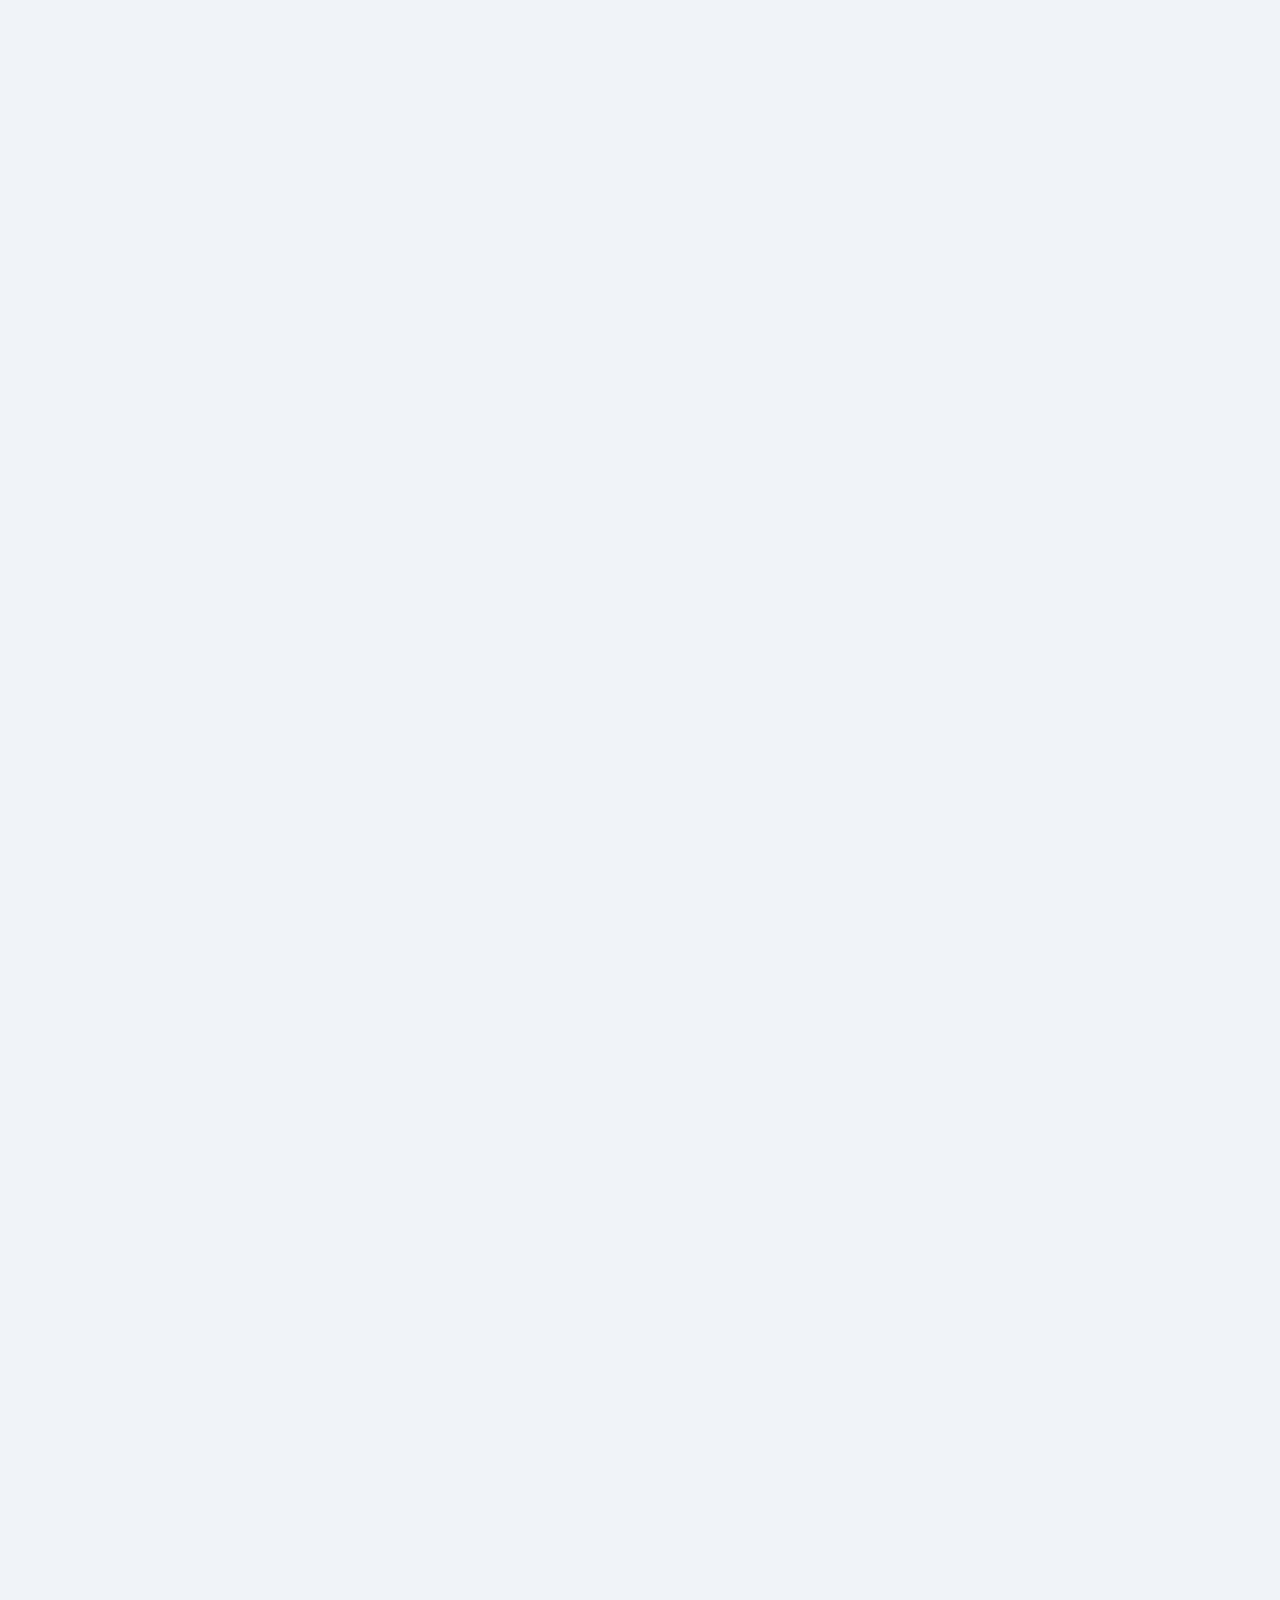
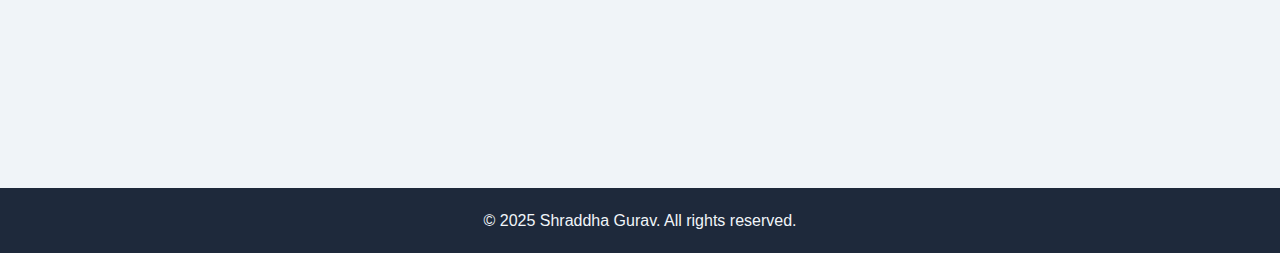
<file: index.html>
<!DOCTYPE html>
<html lang="en">
  <meta name="viewport" content="width=device-width, initial-scale=1.0">

  <title>Shraddha Gurav | AI/ML Portfolio</title>
<link rel="icon" type="image/x-icon" href="favicon.ico">

<style>
<div style="background: white; padding: 20px; border-radius: 12px; box-shadow: 0 8px 24px rgba(0, 0, 0, 0.05); transition: transform 0.3s ease;">
div:hover {
  transform: translateY(-4px);
}

  
section {
  opacity: 0;
  transform: translateY(30px);
  animation: fadeInUp 0.6s ease-out forwards;
}

@keyframes fadeInUp {
  to {
    opacity: 1;
    transform: translateY(0);
  }
}

  
  @import url('https://fonts.googleapis.com/css2?family=Inter:wght@400;600&display=swap');
html {
  scroll-behavior: smooth;
}

  html {
    scroll-behavior: smooth;
  }

 body {
  font-family: 'Inter', sans-serif;
  background: #f0f4f8;
  margin: 0;
  padding: 0;
  line-height: 1.6;
  color: #1e293b; /* dark slate text */
}

header {
  background: #1e293b;
  color: #f8fafc;
  padding: 30px 20px;
  text-align: center;
}


 <section style="padding: 60px 20px; background: linear-gradient(to right, #4f46e5, #3b82f6); color: white; text-align: center;">
  <h2 style="font-size: 36px;">Hi, I'm Shraddha Gurav 👩‍💻</h2>
  <p style="font-size: 18px; max-width: 700px; margin: 20px auto;">AI/ML Developer • Android Enthusiast • Cybersecurity Learner • Passionate about building smart, impactful digital solutions that solve real-world problems.</p>
  <a href="#projects">
    <button style="background:white; color:#3b82f6; border:none; padding:12px 20px; border-radius:8px; font-weight:bold; margin-top:20px;">See My Work</button>
  </a>
</section>

  nav a {
    color: white;
    margin: 0 15px;
    text-decoration: none;
    font-weight: bold;
    transition: color 0.3s ease;
  }

  nav a:hover,
  nav a.active {
    color: #00ffff;
    text-decoration: underline;
  }

  a {
    color: #555555;
  }

  button {
  background-color: #3b82f6;
  color: white;
  padding: 12px 28px;
  border: none;
  border-radius: 8px;
  cursor: pointer;
  font-size: 16px;
  font-weight: 600;
  transition: background 0.3s, transform 0.3s;
}

button:hover {
  background-color: #2563eb;
  transform: scale(1.05);
}


  @media screen and (max-width: 768px) {
  section {
    padding: 20px;
    margin: 20px auto;
  }

  header h1 {
    font-size: 24px;
  }

  nav a {
    display: inline-block;
    margin: 10px;
    font-size: 14px;
  }

  button {
  background-color: #3b82f6;
  color: white;
  padding: 12px 28px;
  border: none;
  border-radius: 8px;
  cursor: pointer;
  font-size: 16px;
  font-weight: 600;
  transition: background 0.3s, transform 0.3s;
}

button:hover {
  background-color: #2563eb;
  transform: scale(1.05);
}

}

</style>

<body>

  <!-- HERO SECTION -->
<section style="padding: 60px 20px; background: linear-gradient(to right, #4f46e5, #3b82f6); color: white; text-align: center;">
  <h2 style="font-size: 36px;">Hi, I'm Shraddha Gurav 👩‍💻</h2>
  <p style="font-size: 18px; max-width: 700px; margin: 20px auto;">
    AI/ML Engineer • Android & Web Developer • Cybersecurity Enthusiast • AWS Certified • Passionate about building innovative, ethical, and impactful tech.
  </p>
  <a href="#projects">
    <button style="background:white; color:#3b82f6; border:none; padding:12px 20px; border-radius:8px; font-weight:bold; margin-top:20px;">Explore My Work</button>
  </a>
</section>

<!-- ABOUT -->
<section id="about">
  <h2>About Me</h2>
  <p>
    I'm a Computer Science Engineering graduate (AI & ML specialization) with strong technical knowledge in full-stack development, data science, and cloud computing. I enjoy solving real-world problems through innovative digital solutions and continuously seek to improve my skill set through hands-on projects and certifications.
  </p>
</section>

<!-- SKILLS -->
<section id="skills">
  <h2>Skills</h2>
  <ul>
    <li><strong>Programming:</strong> Python, Java, HTML, CSS, JavaScript, C/C++</li>
    <li><strong>Frameworks & Tools:</strong> Firebase, Git, Bootstrap, Android Studio, VS Code, Power BI</li>
    <li><strong>Cloud & Data:</strong> AWS (Data Engineering), MySQL, Google Maps API</li>
    <li><strong>Soft Skills:</strong> Teamwork, Communication, Problem-Solving, Leadership</li>
  </ul>
</section>

<!-- PROJECTS -->
<section id="projects">
  <h2>Projects</h2>

  <div class="project-card">
    <h3>🔍 Fraud Payment Detection Search Engine</h3>
    <p>
      Built using Python and Machine Learning. Supports multilingual dataset uploads, anomaly detection, and result preview. Presented at national conference.
    </p>
    <a href="https://github.com/shraddha-gurav-ai/fraud-detection" target="_blank">🔗 GitHub</a>
  </div>

  <div class="project-card">
    <h3>📱 Aahar Donation Android App</h3>
    <p>
      Real-time food donation Android app built with Firebase & Google Maps API. Connects donors and NGOs with live location tracking and status updates.
    </p>
    <a href="https://github.com/shraddha-gurav-ai/aahar-app" target="_blank">🔗 GitHub</a>
  </div>

  <div class="project-card">
    <h3>🗳️ Online Voting System</h3>
    <p>
      Secure online voting platform using PHP & MySQL. Includes login validation, one-vote authentication, and real-time result display.
    </p>
    <a href="https://github.com/shraddha-gurav-ai/online-voting" target="_blank">🔗 GitHub</a>
  </div>
</section>

<!-- CERTIFICATIONS -->
<section id="certifications">
  <h2>Certifications</h2>
  <ul>
    <li>📜 AWS Academy Graduate – Data Engineering (Dec 2024)</li>
    <li>🔐 CyberShikshaa for Educators – Microsoft & ICT Academy (Feb 2025)</li>
    <li>🎓 Soft Skills Training – TCS iON (Jul 2023)</li>
    <li>💡 AI-ML Virtual Internship – AWS & EduSkills</li>
    <li>🛡️ Google Cybersecurity & Safe Practices Workshop</li>
  </ul>
</section>

<!-- RESUME -->
<section id="resume">
  <h2>📄 Download My Resume</h2>
  <a href="ShraddhaGurav_Resume.pdf" download>
    <button>📄 Download Resume</button>
  </a>
</section>

<!-- CONTACT -->
<section id="contact">
  <h2>Contact</h2>
  <p>📍 Mumbai, Maharashtra, India</p>
  <p>📧 Email: <a href="mailto:officialshraddhagurav@gmail.com">officialshraddhagurav@gmail.com</a></p>
  <p>🔗 LinkedIn: <a href="https://www.linkedin.com/in/shraddha-gurav-090979373" target="_blank">linkedin.com/in/shraddha-gurav</a></p>
  <p>💻 GitHub: <a href="https://github.com/shraddha-gurav-ai" target="_blank">github.com/shraddha-gurav-ai</a></p>
  <p>🌐 Portfolio: <a href="https://shraddha-gurav-ai.github.io" target="_blank">shraddha-gurav-ai.github.io</a></p>
</section>


 <footer style="text-align:center; background:#1e293b; color:#f1f5f9; padding:20px; margin-top:40px;">

  © 2025 Shraddha Gurav. All rights reserved.
</footer>

</body>
</html>
</file>
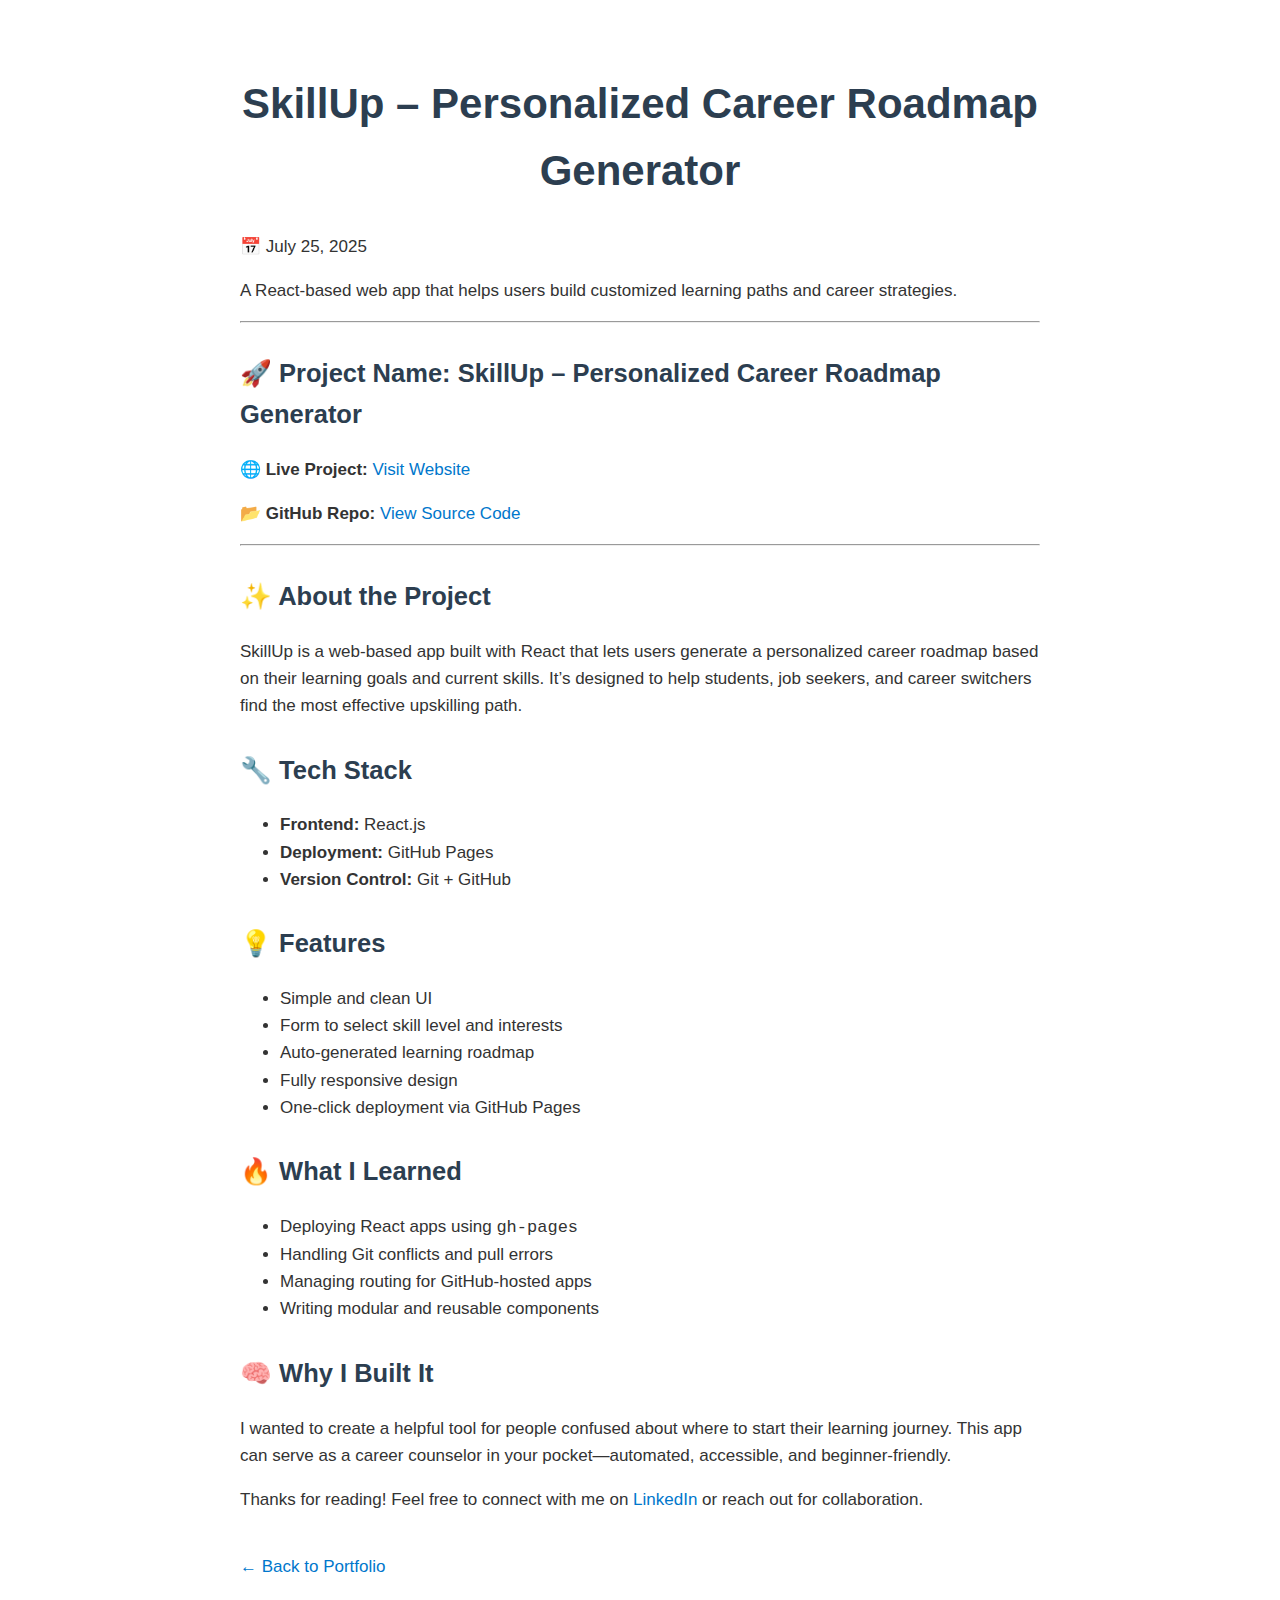
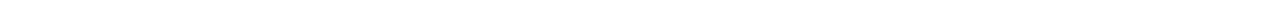
<file: blog/skillup-roadmap-generator.html>
<!DOCTYPE html>
<html lang="en">
<head>
  <meta charset="UTF-8" />
  <meta name="viewport" content="width=device-width, initial-scale=1.0" />
  <title>SkillUp – Personalized Career Roadmap Generator</title>
 <link rel="stylesheet" href="blog.css" />

  <style>
    body {
      font-family: 'Georgia', sans-serif;
      padding: 40px;
      line-height: 1.6;
      background-color: #fff;
      color: #333;
      max-width: 800px;
      margin: auto;
    }
    h1, h2, h3 {
      color: #2c3e50;
    }
    a {
      color: #0077cc;
      text-decoration: none;
    }
    a:hover {
      text-decoration: underline;
    }
    .back-link {
      margin-top: 40px;
      display: block;
    }
  </style>
</head>
<body>

  <body>

  <div class="blog-header">
    <h1>SkillUp – Personalized Career Roadmap Generator</h1>
    <p class="blog-meta">📅 July 25, 2025</p>
    <p class="blog-description">A React-based web app that helps users build customized learning paths and career strategies.</p>
  </div>
  <hr>

  <h2>🚀 Project Name: SkillUp – Personalized Career Roadmap Generator</h2>

  <p>🌐 <strong>Live Project:</strong> <a href="https://shraddha-gurav-ai.github.io/skillup-roadmap-generator/" target="_blank">Visit Website</a></p>
  <p>📂 <strong>GitHub Repo:</strong> <a href="https://github.com/shraddha-gurav-ai/skillup-roadmap-generator" target="_blank">View Source Code</a></p>

  <hr />

  <h2>✨ About the Project</h2>
  <p>SkillUp is a web-based app built with React that lets users generate a personalized career roadmap based on their learning goals and current skills. It’s designed to help students, job seekers, and career switchers find the most effective upskilling path.</p>

  <h2>🔧 Tech Stack</h2>
  <ul>
    <li><strong>Frontend:</strong> React.js</li>
    <li><strong>Deployment:</strong> GitHub Pages</li>
    <li><strong>Version Control:</strong> Git + GitHub</li>
  </ul>

  <h2>💡 Features</h2>
  <ul>
    <li>Simple and clean UI</li>
    <li>Form to select skill level and interests</li>
    <li>Auto-generated learning roadmap</li>
    <li>Fully responsive design</li>
    <li>One-click deployment via GitHub Pages</li>
  </ul>

  <h2>🔥 What I Learned</h2>
  <ul>
    <li>Deploying React apps using <code>gh-pages</code></li>
    <li>Handling Git conflicts and pull errors</li>
    <li>Managing routing for GitHub-hosted apps</li>
    <li>Writing modular and reusable components</li>
  </ul>

  <h2>🧠 Why I Built It</h2>
  <p>I wanted to create a helpful tool for people confused about where to start their learning journey. This app can serve as a career counselor in your pocket—automated, accessible, and beginner-friendly.</p>

  <p>Thanks for reading! Feel free to connect with me on <a href="https://linkedin.com/in/shraddha-gurav-090979373" target="_blank">LinkedIn</a> or reach out for collaboration.</p>

  <a href="../index.html" class="back-link">← Back to Portfolio</a>

</body>
</html>
</file>
<file: blog/blog.css>
body {
  font-family: 'Georgia', serif;
  background: #f9fafb;
  color: #1e293b;
  padding: 40px 20px;
  max-width: 900px;
  margin: auto;
  font-size: 17px;
  line-height: 1.8;
}

h1, h2, h3 {
  color: #1d4ed8;
  margin-top: 30px;
}

h1 {
  font-size: 42px;
  text-align: center;
}

a {
  color: #1d4ed8;
  text-decoration: none;
  font-weight: 500;
}

.project {
  background: #fff;
  border-radius: 12px;
  box-shadow: 0 4px 10px rgba(0,0,0,0.05);
  padding: 20px;
  margin-bottom: 30px;
}

img {
  max-width: 100%;
  border-radius: 12px;
  margin: 20px 0;
}
</file>
